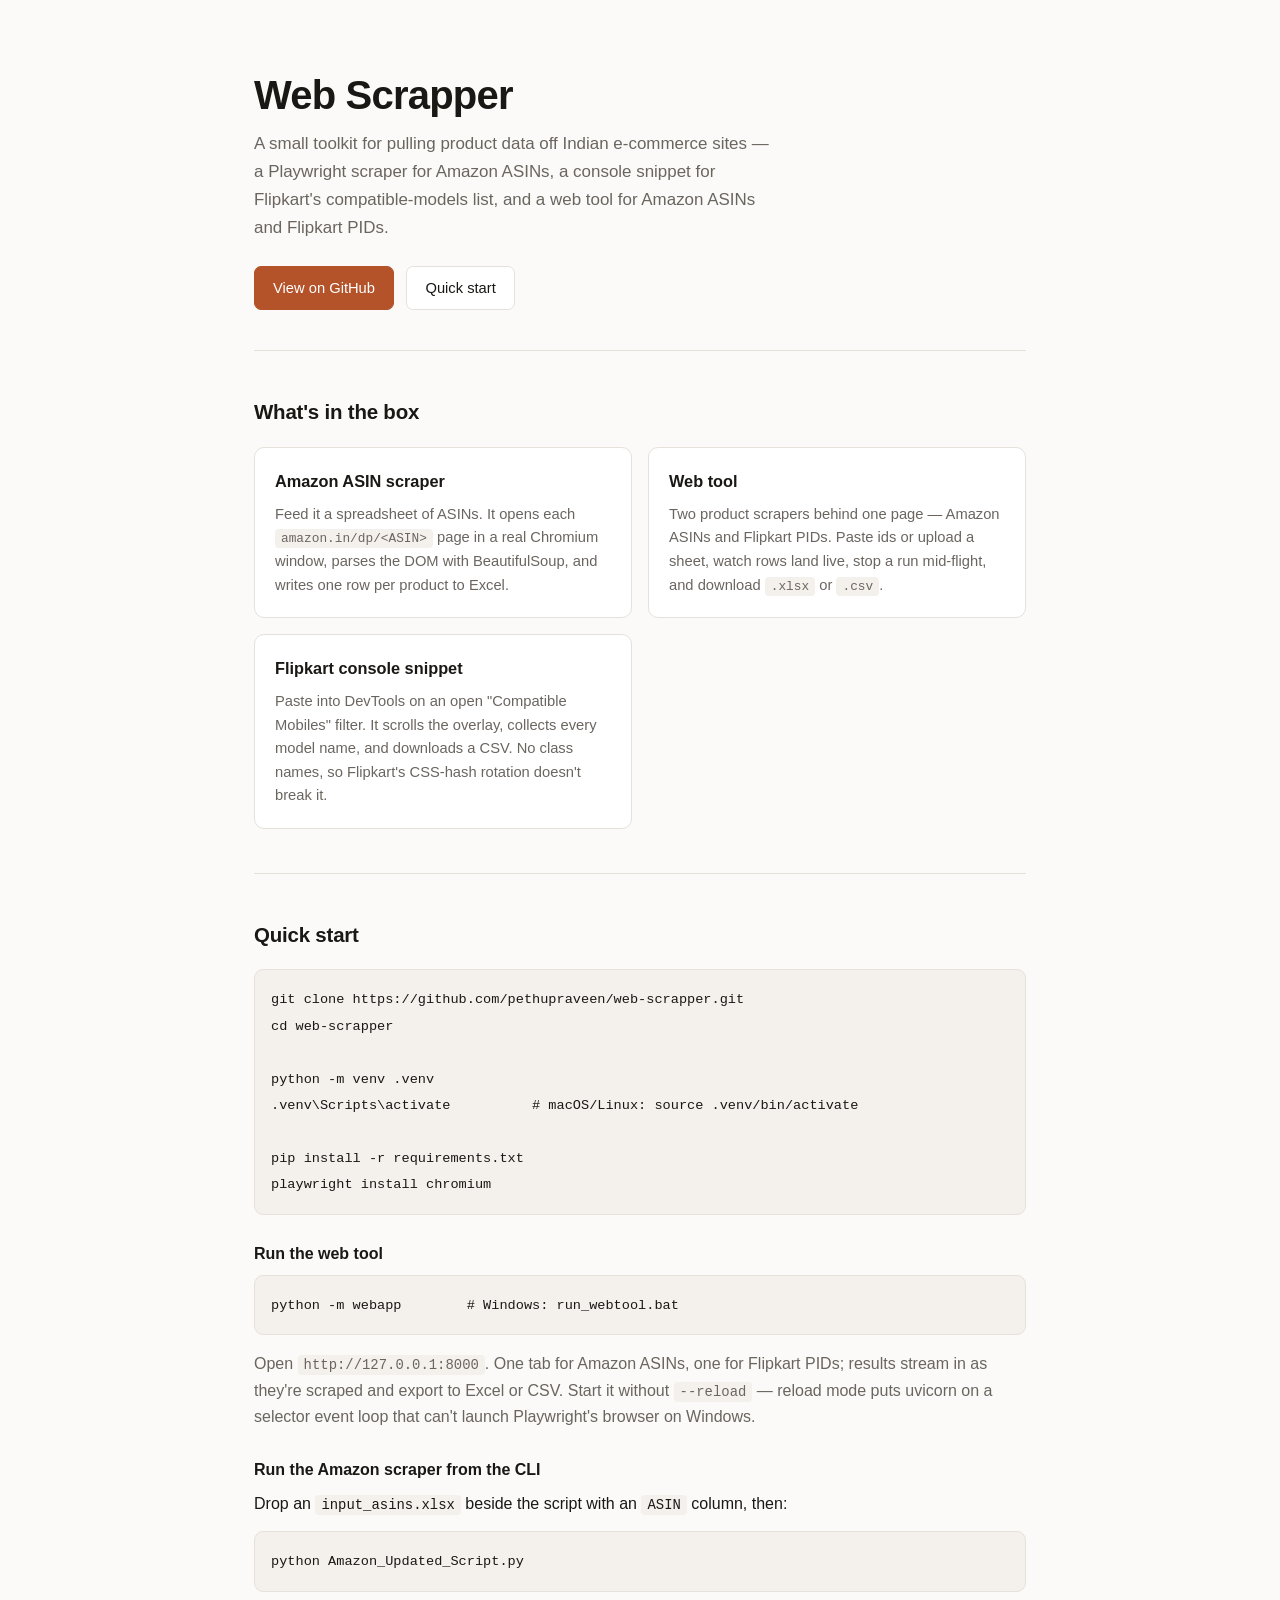
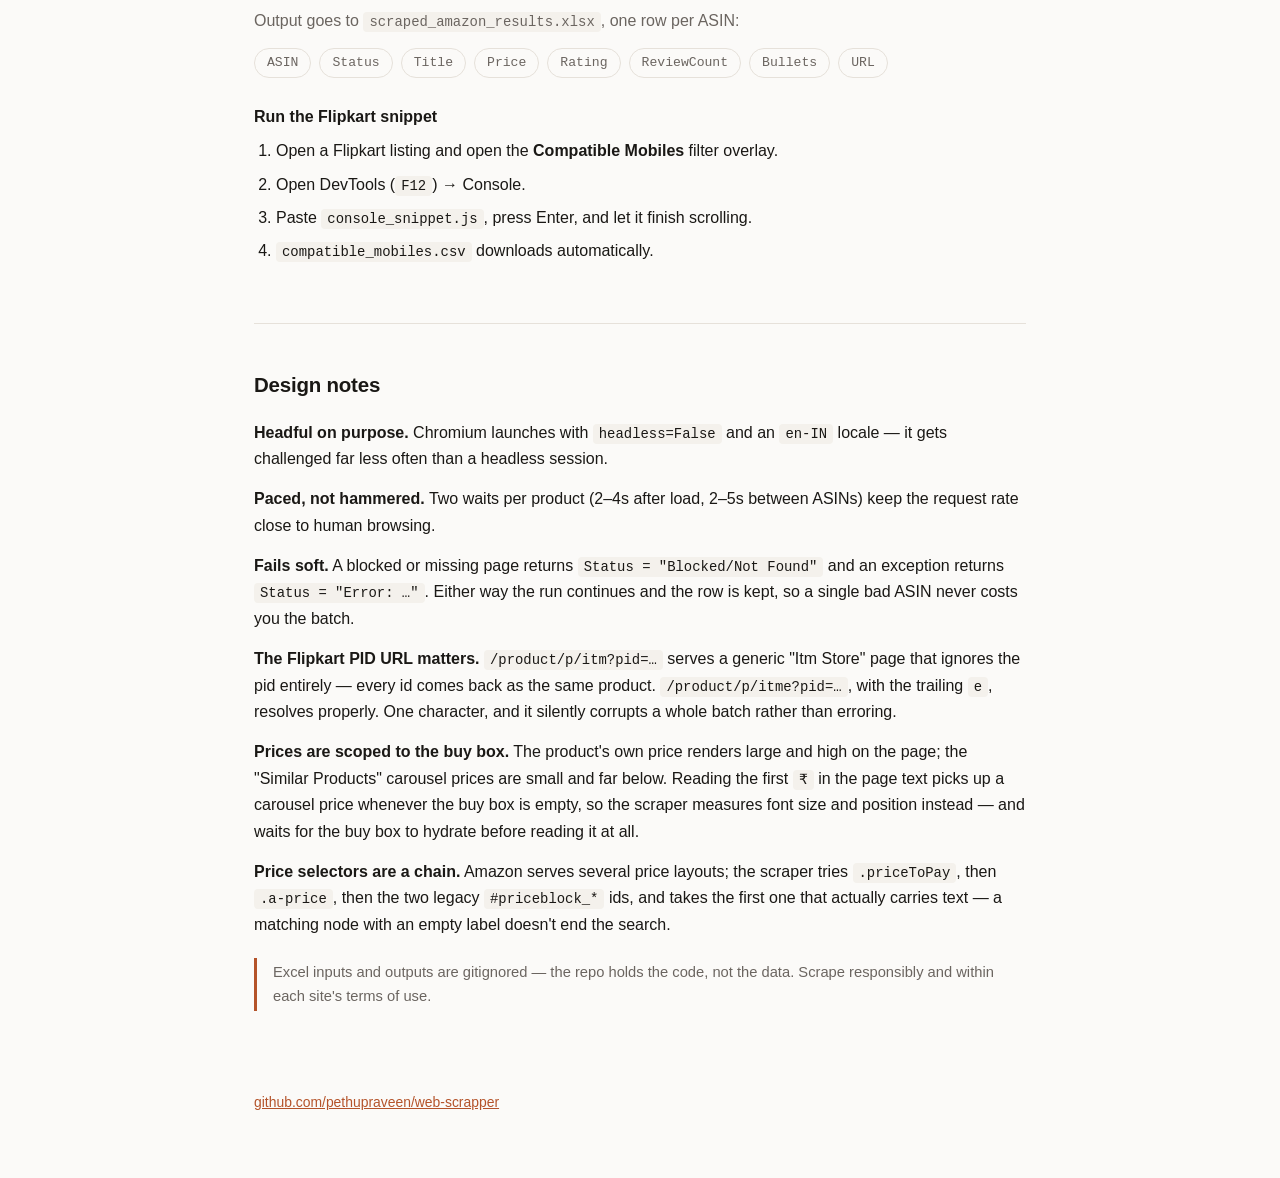
<file: docs/index.html>
<!doctype html>
<html lang="en">
<head>
<meta charset="utf-8">
<meta name="viewport" content="width=device-width, initial-scale=1">
<title>Web Scrapper — Amazon &amp; Flipkart product data tools</title>
<meta name="description" content="Playwright-based Amazon ASIN scraper and a Flipkart compatible-models console snippet.">
<style>
  :root{
    --bg:#fbfaf8; --panel:#ffffff; --ink:#1a1815; --muted:#6b6560;
    --line:#e6e1da; --accent:#b4532a; --code-bg:#f4f1ec;
  }
  @media (prefers-color-scheme: dark){
    :root{ --bg:#141311; --panel:#1c1a18; --ink:#eceae6; --muted:#a09a92;
           --line:#2e2b27; --accent:#e08a5c; --code-bg:#232120; }
  }
  *{box-sizing:border-box}
  body{margin:0;background:var(--bg);color:var(--ink);
    font:16px/1.65 ui-sans-serif,-apple-system,"Segoe UI",Roboto,sans-serif;
    -webkit-font-smoothing:antialiased}
  .wrap{max-width:820px;margin:0 auto;padding:0 24px}
  header{padding:72px 0 40px;border-bottom:1px solid var(--line)}
  h1{margin:0 0 12px;font-size:2.5rem;line-height:1.15;letter-spacing:-.02em}
  .tag{color:var(--muted);font-size:1.06rem;margin:0 0 24px;max-width:56ch}
  .btn{display:inline-block;padding:9px 18px;border:1px solid var(--line);
    border-radius:7px;background:var(--panel);color:var(--ink);
    text-decoration:none;font-size:.92rem;font-weight:500;margin-right:8px}
  .btn:hover{border-color:var(--accent);color:var(--accent)}
  .btn.primary{background:var(--accent);border-color:var(--accent);color:#fff}
  .btn.primary:hover{opacity:.9;color:#fff}
  section{padding:44px 0;border-bottom:1px solid var(--line)}
  section:last-of-type{border-bottom:0}
  h2{font-size:1.28rem;margin:0 0 18px;letter-spacing:-.01em}
  h3{font-size:1rem;margin:26px 0 8px}
  p{margin:0 0 14px;color:var(--ink)}
  .muted{color:var(--muted)}
  .cards{display:grid;gap:16px;grid-template-columns:repeat(auto-fit,minmax(260px,1fr))}
  .card{background:var(--panel);border:1px solid var(--line);border-radius:10px;padding:20px}
  .card h3{margin:0 0 8px;font-size:1.02rem}
  .card p{margin:0;font-size:.92rem;color:var(--muted);line-height:1.6}
  code{font-family:ui-monospace,"SF Mono",Menlo,Consolas,monospace;font-size:.87em;
    background:var(--code-bg);padding:2px 6px;border-radius:4px}
  pre{background:var(--code-bg);border:1px solid var(--line);border-radius:9px;
    padding:16px;overflow-x:auto;margin:0 0 16px}
  pre code{background:none;padding:0;font-size:.85rem;line-height:1.7}
  .fields{display:flex;flex-wrap:wrap;gap:8px;margin:4px 0 0;padding:0;list-style:none}
  .fields li{font-family:ui-monospace,Consolas,monospace;font-size:.82rem;
    border:1px solid var(--line);border-radius:20px;padding:3px 12px;color:var(--muted)}
  ol{padding-left:22px;margin:0 0 14px}
  ol li{margin-bottom:7px}
  footer{padding:36px 0 64px;color:var(--muted);font-size:.87rem}
  footer a{color:var(--accent)}
  .note{border-left:3px solid var(--accent);padding:2px 0 2px 16px;color:var(--muted);
    font-size:.92rem;margin:20px 0 0}
</style>
</head>
<body>
<div class="wrap">

<header>
  <h1>Web Scrapper</h1>
  <p class="tag">A small toolkit for pulling product data off Indian e-commerce sites —
     a Playwright scraper for Amazon ASINs, a console snippet for Flipkart's
     compatible-models list, and a web tool for Amazon ASINs and Flipkart PIDs.</p>
  <a class="btn primary" href="https://github.com/pethupraveen/web-scrapper">View on GitHub</a>
  <a class="btn" href="#quickstart">Quick start</a>
</header>

<section>
  <h2>What's in the box</h2>
  <div class="cards">
    <div class="card">
      <h3>Amazon ASIN scraper</h3>
      <p>Feed it a spreadsheet of ASINs. It opens each <code>amazon.in/dp/&lt;ASIN&gt;</code>
         page in a real Chromium window, parses the DOM with BeautifulSoup, and writes
         one row per product to Excel.</p>
    </div>
    <div class="card">
      <h3>Web tool</h3>
      <p>Two product scrapers behind one page — Amazon ASINs and Flipkart PIDs. Paste ids or upload a sheet, watch rows land live, stop a
         run mid-flight, and download <code>.xlsx</code> or <code>.csv</code>.</p>
    </div>
    <div class="card">
      <h3>Flipkart console snippet</h3>
      <p>Paste into DevTools on an open "Compatible Mobiles" filter. It scrolls the
         overlay, collects every model name, and downloads a CSV. No class names, so
         Flipkart's CSS-hash rotation doesn't break it.</p>
    </div>
  </div>
</section>

<section id="quickstart">
  <h2>Quick start</h2>
<pre><code>git clone https://github.com/pethupraveen/web-scrapper.git
cd web-scrapper

python -m venv .venv
.venv\Scripts\activate          # macOS/Linux: source .venv/bin/activate

pip install -r requirements.txt
playwright install chromium</code></pre>

  <h3>Run the web tool</h3>
<pre><code>python -m webapp        # Windows: run_webtool.bat</code></pre>
  <p class="muted">Open <code>http://127.0.0.1:8000</code>. One tab for Amazon ASINs,
     one for Flipkart PIDs; results stream in as they're
     scraped and export to Excel or CSV. Start it without <code>--reload</code> — reload mode puts uvicorn on a
     selector event loop that can't launch Playwright's browser on Windows.</p>

  <h3>Run the Amazon scraper from the CLI</h3>
  <p>Drop an <code>input_asins.xlsx</code> beside the script with an <code>ASIN</code>
     column, then:</p>
<pre><code>python Amazon_Updated_Script.py</code></pre>
  <p class="muted">Output goes to <code>scraped_amazon_results.xlsx</code>, one row per ASIN:</p>
  <ul class="fields">
    <li>ASIN</li><li>Status</li><li>Title</li><li>Price</li>
    <li>Rating</li><li>ReviewCount</li><li>Bullets</li><li>URL</li>
  </ul>

  <h3>Run the Flipkart snippet</h3>
  <ol>
    <li>Open a Flipkart listing and open the <strong>Compatible Mobiles</strong> filter overlay.</li>
    <li>Open DevTools (<code>F12</code>) → Console.</li>
    <li>Paste <code>console_snippet.js</code>, press Enter, and let it finish scrolling.</li>
    <li><code>compatible_mobiles.csv</code> downloads automatically.</li>
  </ol>
</section>

<section>
  <h2>Design notes</h2>
  <p><strong>Headful on purpose.</strong> Chromium launches with
     <code>headless=False</code> and an <code>en-IN</code> locale — it gets challenged
     far less often than a headless session.</p>
  <p><strong>Paced, not hammered.</strong> Two waits per product (2–4s after load,
     2–5s between ASINs) keep the request rate close to human browsing.</p>
  <p><strong>Fails soft.</strong> A blocked or missing page returns
     <code>Status = "Blocked/Not Found"</code> and an exception returns
     <code>Status = "Error: …"</code>. Either way the run continues and the row is kept,
     so a single bad ASIN never costs you the batch.</p>
  <p><strong>The Flipkart PID URL matters.</strong> <code>/product/p/itm?pid=…</code>
     serves a generic "Itm Store" page that ignores the pid entirely — every id comes
     back as the same product. <code>/product/p/itme?pid=…</code>, with the trailing
     <code>e</code>, resolves properly. One character, and it silently corrupts a whole
     batch rather than erroring.</p>
  <p><strong>Prices are scoped to the buy box.</strong> The product's own price renders
     large and high on the page; the "Similar Products" carousel prices are small and far
     below. Reading the first <code>₹</code> in the page text picks up a carousel price
     whenever the buy box is empty, so the scraper measures font size and position
     instead — and waits for the buy box to hydrate before reading it at all.</p>
  <p><strong>Price selectors are a chain.</strong> Amazon serves several price layouts;
     the scraper tries <code>.priceToPay</code>, then <code>.a-price</code>, then the two
     legacy <code>#priceblock_*</code> ids, and takes the first one that actually
     carries text — a matching node with an empty label doesn't end the search.</p>
  <p class="note">Excel inputs and outputs are gitignored — the repo holds the code,
     not the data. Scrape responsibly and within each site's terms of use.</p>
</section>

<footer>
  <a href="https://github.com/pethupraveen/web-scrapper">github.com/pethupraveen/web-scrapper</a>
</footer>

</div>
</body>
</html>
</file>
